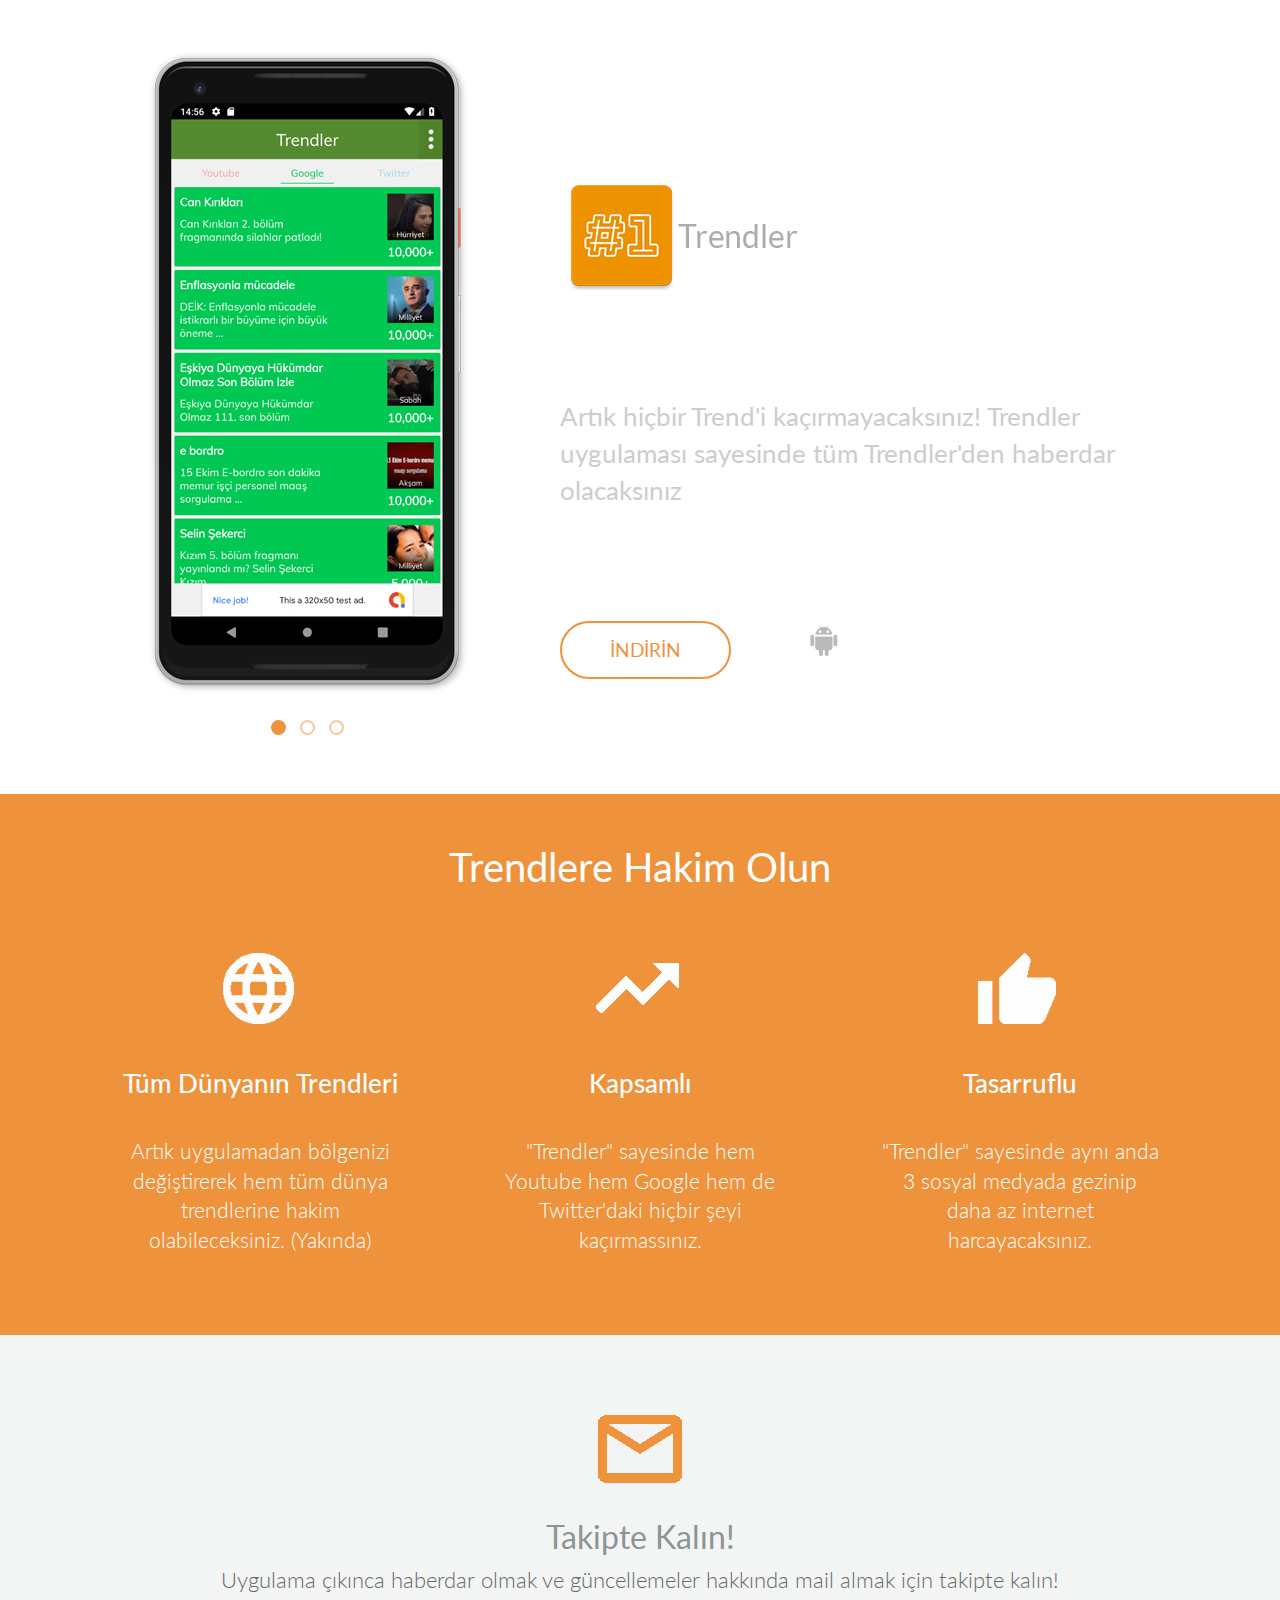
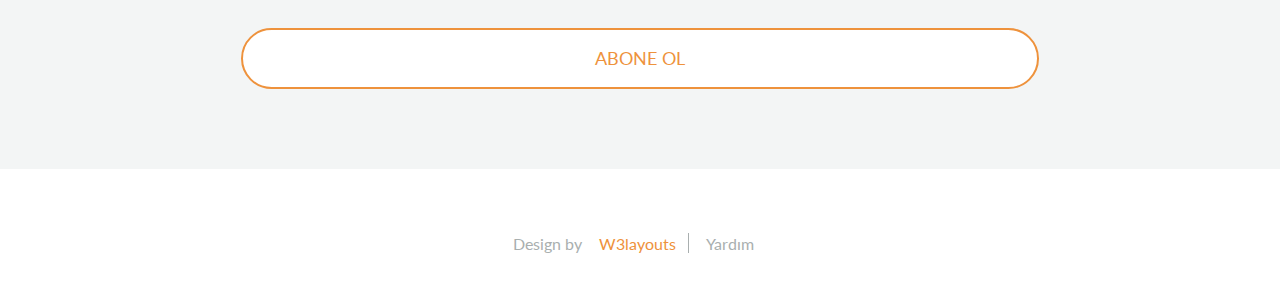
<file: index.html>
<!--
Author: W3layouts
Author URL: http://w3layouts.com
License: Creative Commons Attribution 3.0 Unported
License URL: http://creativecommons.org/licenses/by/3.0/
-->
<!DOCTYPE HTML>
<html>
<head>
	<title>Trends</title>
	<link href="css/bootstrap.css" rel='stylesheet' type='text/css' />
	<!-- jQuery (necessary for Bootstrap's JavaScript plugins) -->
	<script src="js/jquery.min.js"></script>
	<!-- Custom Theme files -->
	<link href="css/style.css" rel='stylesheet' type='text/css' />
	<link rel="icon" href="images/ic_launcher.png">
	<!-- Custom Theme files -->
	<meta name="viewport" content="width=device-width, initial-scale=1">
	<script type="application/x-javascript"> addEventListener("load", function() { setTimeout(hideURLbar, 0); }, false); function hideURLbar(){ window.scrollTo(0,1); } </script>
    </script>
    <!----webfonts--->
    <link href='http://fonts.googleapis.com/css?family=Lato:100,300,400,700,900' rel='stylesheet' type='text/css'>
        <!---//webfonts--->
        <!---- start-smoth-scrolling---->
    <script type="text/javascript" src="js/move-top.js"></script>
	<script type="text/javascript" src="js/easing.js"></script>
	<script type="text/javascript">
        jQuery(document).ready(function($) {
            
            $(".scroll").click(function(event){

                event.preventDefault();
                $('html,body').animate({scrollTop:$(this.hash).offset().top},1000);
            });

        	$("#indir").click(function(event){
        		event.preventDefault();
                goToByScroll("mail");
        	});

			$("#epostaGonder").click(function (event) {
				window.open("http://eepurl.com/dKn8U-/");
            });

        	function goToByScroll(id) {
			    // Remove "link" from the ID
			    id = id.replace("link", "");
			    // Scroll
			    $('html,body').animate({
			        scrollTop: $("#" + id).offset().top
			    }, 'slow');
			}

        });
	</script>
	<!---- start-smoth-scrolling---->
</head>
<body>
<!---- container ---->
<div class="container">
	<!---- header ---->
	<div class="header">
		<div class="col-md-5 header-left">
			<!----sreen-gallery-cursual---->
			<div class="sreen-gallery-cursual">
				<!-- requried-jsfiles-for owl -->
				<link href="css/owl.carousel.css" rel="stylesheet">
				<script src="js/owl.carousel.js"></script>
				<script>
                    $(document).ready(function() {
                        $("#owl-demo").owlCarousel({
                            items : 1,
                            lazyLoad : true,
                            autoPlay : true,
                            navigation : false,
                            navigationText :  false,
                            pagination : true,
                        });
                    });
				</script>
				<!-- //requried-jsfiles-for owl -->
				<!-- start content_slider -->
				<div id="owl-demo" class="owl-carousel">
					<div class="item">
						<img src="images/divice.png" title="Google" />
					</div>
					<div class="item">
						<img src="images/divice2.png" title="Twitter" />
					</div>
					<div class="item">
						<img src="images/divice3.png" title="Youtube" />
					</div>
				</div>
				<!--//sreen-gallery-cursual---->
			</div>
		</div>
		<div class="col-md-7 header-right">
			<a href="#"><img src="images/logo.png" title="value" /></a>
			<p>Artık hiçbir Trend'i kaçırmayacaksınız! Trendler uygulaması sayesinde tüm Trendler'den haberdar olacaksınız</p>
			<ul class="big-btns">
				<li><a class="btn-g" href="#" id="indir">İNDİRİN</a></li>
				<li><ul class="usefull-for">
					<li><a class="u-and"href="#"><span> </span></a></li>
				</ul></li>
			</ul>

		</div>
		<div class="clearfix"> </div>
	</div>
</div>
<!---- header ---->
<!----- top-grids ----->
<div class="top-grids">
	<div class="container">
		<div class="top-grids-head text-center">
			<h3>Trendlere Hakim Olun</h3>
			<p></p>
		</div>
		<div class="top-grids-box">
			<div class="col-md-4  top-grid text-center">
				<span class="t-icon1"> </span>
				<h4>Tüm Dünyanın Trendleri</h4>
				<p>Artık uygulamadan bölgenizi değiştirerek hem tüm dünya trendlerine hakim olabileceksiniz. (Yakında)</p>
			</div>
			<div class="col-md-4  top-grid text-center">
				<span class="t-icon2"> </span>
				<h4>Kapsamlı</h4>
				<p>"Trendler" sayesinde hem Youtube hem Google hem de Twitter'daki hiçbir şeyi kaçırmassınız.</p>
			</div>
			<div class="col-md-4  top-grid text-center">
				<span class="t-icon3"> </span>
				<h4>Tasarruflu</h4>
				<p>"Trendler" sayesinde aynı anda 3 sosyal medyada gezinip daha az internet harcayacaksınız.</p>
			</div>
			<div class="clearfix"> </div>
		</div>
	</div>
</div>
<!----- top-grids ----->
<!----- featrues-grids----->

<!----- featrues-grids----->

<!----- notify ---->
<div class="notify" id="mail">
	<div class="container">
		<div class="notify-grid">
			<img src="images/msg-icon.png" title="mail" />
			<h3>Takipte Kalın!</h3>
			<p>Uygulama çıkınca haberdar olmak ve güncellemeler hakkında mail almak için takipte kalın!</p>
			<form>
				<input type="submit" id="epostaGonder"value="ABONE OL" />
			</form>
		</div>
	</div>
</div>
<!----- notify ---->
<!----- social-icons ---->
<div class="social-icons">
	
	
	<!---- footer-links ---->
	<div class="footer-links">
		<ul>
			<li><p>Design by <a href="http://w3layouts.com/">W3layouts</a></p><span> </span></li>
			<li><a href="mailto:ahmedselimuzum@gmail.com"> Yardım </a></li>
		</ul>
		<script type="text/javascript">
            $(document).ready(function() {
                /*
                var defaults = {
                      containerID: 'toTop', // fading element id
                    containerHoverID: 'toTopHover', // fading element hover id
                    scrollSpeed: 1200,
                    easingType: 'linear'
                 };
                */

                $().UItoTop({ easingType: 'easeOutQuart' });

            });
		</script>
		<a href="#" id="toTop" style="display: block;"> <span id="toTopHover" style="opacity: 1;"> </span></a>
	</div>
	<!---- footer-links ---->
</div>
<!----- social-icons ---->
</div>
<!---- container ---->
</body>
</html>
</file>
<file: css/style.css>
/*--
Author: W3layouts
Author URL: http://w3layouts.com
License: Creative Commons Attribution 3.0 Unported
License URL: http://creativecommons.org/licenses/by/3.0/
--*/
html, body{
  	font-family: 'Lato', sans-serif;
    font-size: 100%;
  	 background: #FFf;
  	 font-weight:400;
}
body a{
	transition:0.5s all;
	-webkit-transition:0.5s all;
	-moz-transition:0.5s all;
	-o-transition:0.5s all;
	-ms-transition:0.5s all;
}
/*----- header ----*/
.header {
	padding: 3em 0;
}
.header-right{
	margin-top: 8em;
}
.header-right p{
	color: #cecdcd;
	font-size: 1.6em;
	font-weight: 400;
	margin: 4em 0 2em;
}
ul.big-btns{
	margin:0;
	padding:0;
} 
ul.big-btns li{
	list-style:none;
	display:inline-block;
	margin-right:1.5em;
}
ul.big-btns li a{
	text-transform: uppercase;
	padding: 0.7em 2.5em;
	font-size: 1.2em;
	text-decoration: none;
	border-radius: 3em;
	-webkit-border-radius: 3em;
	-moz-border-radius: 3em;
	-o-border-radius: 3em;
	-ms-border-radius: 3em;
}
ul.big-btns li a.btn-g{
	background: #FFF;
	border: 2px solid #EE923C;
	color: #EE923C;
	display: inline-block;
}
ul.big-btns li a.btn-g:hover{
	background:#ef7a19;
	border:2px solid #ef7a19;
	color:#FFF;
}
ul.big-btns li a.btn-gr{
	background:#cccccc;
	border:2px solid #cccccc;
	color:#FFF;
}
ul.big-btns li a.btn-gr:hover{
	background:#FFF;
	border:2px solid #EE923C;
	color:#EE923C;
}
ul.usefull-for{
	margin:4em 0 0 0;
	padding:0;
}
ul.usefull-for li{
	list-style:none;
	display:inline-block;
	margin-right:1.5em;
}
ul.usefull-for li a span{
	width:34px;
	height:34px;
	display:inline-block;
	background:url(../images/avilable-for.png) no-repeat 0px 0px;
}
ul.usefull-for li a.u-apple span{
	background-position:0px 0px;
}
ul.usefull-for li a.u-apple span:hover{
	background-position: 0px -35px;
}
ul.usefull-for li a.u-and span{
	background-position: -65px -35px;
}
ul.usefull-for li a.u-and span:hover{
}
ul.usefull-for li a.u-windows span{
	background-position: -146px 0px;
}
ul.usefull-for li a.u-windows span:hover{
	background-position: -146px -35px;
}
/*----- top-grids -----*/
.top-grids{
	background:#EE923C;
	padding:3.2em 0 5em;
}
.top-grids-head h3{
	font-size: 2.5em;
	color: #FFF;
	font-weight: 400;
	margin: 0em 0 0.4em 0;
}
.top-grids-head p{
	color: #FFF;
	font-family: 'Lato', sans-serif;
	font-size: 1.2em;
	font-weight: 300;
	width: 80%;
	margin: 0 auto;
}
.top-grid span{
	width: 89px;
	height: 72px;
	display: inline-block;
	background: url(../images/lined-icons.png) no-repeat 0px 0px;
}
.top-grid span.t-icon1{
	background-position:-370px 0px;
}
.top-grid span.t-icon2{
	background-position: 0px 0px;
}
.top-grid span.t-icon3{
	background-position: -745px 0px;
}
.top-grid h4{
	font-size: 1.6em;
	margin: 1.5em 0;
	color: #FFF;
}
.top-grid p{
	font-weight: 300;
	color: #FFF;
	font-size: 1.3em;
	width: 80%;
	margin: 0 auto;
}
.top-grids-box{
	margin-top:4em;
}
/*----- features-----*/
.fea-grids {
	padding: 5em 0 4em;
	background:#F8F8F9;
}
.fea-grids-left h3{
	color: #727272;
	font-size: 2.2em;
	font-weight: 700;
	line-height: 1.5em;
}
.fea-grids-left-grid-left{
	float:left;
	width:10%;
	margin-top: 1.3em;
}
.fea-grids-left-grid-right{
	float:right;
	width:88%;
}
.fea-grids-left-grid-left span{
	width:44px;
	height:44px;
	display:inline-block;
	background: url(../images/fea-cions.png) no-repeat 0px 0px;
}
.fea-grids-left-grid-right h4{
	color: #EE923C;
	font-weight: 400;
	font-size: 1.5em;
	margin-bottom: 0.2em;
}
.fea-grids-left-grid-right p{
	color:#686868;
	font-weight:300;
	font-size:1.2em;
	margin:0;
}
.fea-grids-left-grid-left span.fea-icon1{
	background-position:0px 0px;
}
.fea-grids-left-grid-left span.fea-icon2{
	background-position: 0px -111px;
}
.fea-grids-left-grid-left span.fea-icon3{
	background-position: 0px -210px;
}
.fea-grids-left-grid-left span.fea-icon4{
	background-position: 0px -327px;
}
.fea-grids-left-grid {
	margin-bottom: 1.3em;
}
.fea-grids-left-grids {
	margin: 1.5em 0;
}
/*----- testmonials-----*/
.testmonial-grids{
	padding:4em 0;
}
.testmonial-head p{
	color: #8C9494;
	font-style: italic;
	font-size: 1.5em;
	width: 70%;
	margin: 0 auto;
}
.testmonial-head img{
	margin:0em auto 2em;
}
.t-people-left{
	width:35%;
	float:left;
}
.t-people-right{
	float:right;
	width:60%;
	text-align:left;
}
.t-people-right h4{
	color: #EE923C;
	font-weight: 400;
	font-size: 1.3em;
	margin-bottom: 0.2em;
}
.t-people-right span{
	color: #686868;
	font-weight: 400;
	font-size: 1.1em;
	margin: 0;
}
.testmonial-row{
	margin-top:3em;
}
.testmonial-head {
	margin-bottom: 4em;
}
/*---- notify----*/
.notify{
	background: #F3F5F5;
	padding: 4em 0 5em;
}
.notify-grid{
	text-align:center;
}
.notify-grid h3{
	color:#8C9494;
	font-size:2em;
	font-weight:400;
}
.notify-grid p{
	color:#686868;
	font-size:1.4em;
	font-weight:300;
}
.notify-grid form{
	margin-top:2em;
}
.notify-grid{
	position:relative;
}
.notify-grid input[type="text"]{
	width: 70%;
	padding: 0.9em;
	border:2px solid #EEE;
	font-size:1.1em;
	color:#8C9494;
	border-top-left-radius:3em;
	border-bottom-left-radius:3em;
	-webkit-border-top-left-radius:3em;
	-webkit-border-bottom-left-radius:3em;
	-moz-border-top-left-radius:3em;
	-moz-border-bottom-left-radius:3em;
	-o-border-top-left-radius:3em;
	-o-border-bottom-left-radius:3em;
	-ms-border-top-left-radius:3em;
	-ms-border-bottom-left-radius:3em;
	outline:none;
	transition:border-color 0.5s;
	-webkit-transition:border-color 0.5s;
	-moz-transition:border-color 0.5s;
	-o-transition:border-color 0.5s;
	-ms-transition:border-color 0.5s;
	position:relative;
}
.notify-grid input[type="text"]:hover{
	border-color:#EE923C;
}
.notify-grid input[type="submit"]{
	width: 70%;
	padding: 0.9em;
	border:2px solid #EE923C;
	font-size:1.1em;
	color:#EE923C;
	background-color: white !important;
	border-top-left-radius:3em;
	border-bottom-left-radius:3em;
	border-top-right-radius:3em;
	border-bottom-right-radius:3em;
	-webkit-border-top-left-radius:3em;
	-webkit-border-bottom-left-radius:3em;
	-webkit-border-top-right-radius:3em;
	-webkit-border-bottom-right-radius:3em;
	-moz-border-top-left-radius:3em;
	-moz-border-bottom-left-radius:3em;
	-moz-border-top-right-radius:3em;
	-moz-border-bottom-right-radius:3em;
	-o-border-top-left-radius:3em;
	-o-border-bottom-left-radius:3em;
	-o-border-top-right-radius:3em;
	-o-border-bottom-right-radius:3em;
	-ms-border-top-left-radius:3em;
	-ms-border-bottom-left-radius:3em;
	-ms-border-top-right-radius:3em;
	-ms-border-bottom-right-radius:3em;
	transition:0.3s;
	-webkit-transition: 0.5s;
	-moz-transition: 0.5s;
	-o-transition: 0.5s;
	-ms-transition: 0.5s;
	position:relative;
}
.notify-grid input[type="submit"]:hover{
	background:#EE923C;
	color: white;
}
/*----- social-icons ----*/
.social-icons{
	text-align: center;
	padding: 3em 0 2em;
}
.social-icons ul{
	margin:0;
	padding:0;
}
.social-icons ul li{
	list-style:none;
	display:inline-block;
	margin:1em;
}
.social-icons ul li a span{
	width:46px;
	height:46px;
	display:inline-block;
	background:url(../images/social-icons.png) no-repeat 0px 0px;
}
.social-icons ul li a.twitter span{
	background-position:0px 0px;
}
.social-icons ul li a.twitter span:hover{
	background-position: 0px -44px;
}
.social-icons ul li a.facebook span{
	background-position: -98px 0px;
}
.social-icons ul li a.facebook span:hover{
	background-position: -98px -44px;
}
.social-icons ul li a.vemeo span{
	background-position: -207px 0px;
}
.social-icons ul li a.vemeo span:hover{
	background-position: -207px -44px;
}
.social-icons ul li a.pin span{
	background-position: -314px 2px;
}
.social-icons ul li a.pin span:hover{
	background-position: -314px -42px;
}
/*---- footer-links ----*/
.footer-links{
	margin-top:1em;
}
.footer-links ul{
	margin:0;
	padding:0;
}
.footer-links ul li{
	display:inline-block;
	position:relative;
}
.footer-links ul li span{
	width: 1px;
	height: 20px;
	display: inline-block;
	background: #A9AFAF;
	vertical-align: text-top;
	position: absolute;
	right: 0;
	top: 0;
}
.footer-links ul li p,.footer-links ul li a{
	color:#A9AFAF;
	text-decoration:none;
}
.footer-links ul li a{
	padding:0 0.8em;
	display:inline-block;
}
.footer-links ul li{
	margin:0;
}
.footer-links ul li p a,.footer-links ul li a:hover{
	color:#EE923C;
}
#toTop {
	display: none;
	text-decoration: none;
	position: fixed;
	bottom: 30px;
	right: 3%;
	overflow: hidden;
	width: 40px;
	height: 40px;
	border: none;
	text-indent: 100%;
	background: url("../images/to-top.png") no-repeat 0px 0px;
}
#toTopHover {
	width: 40px;
	height: 40px;
	display: block;
	overflow: hidden;
	float: right;
	opacity: 0;
	-moz-opacity: 0;
	filter: alpha(opacity=0);
}
/*----- responsive-design ------*/
@media (max-width:1024px){
	.header-right {
		margin-top: 4em;
	}
	.top-grid p {
		width: 100%;
	}
	.top-grid h4 {
		margin: 1em 0 0.8em;
	}
	.fea-grids-left h3 {
		font-size: 1.8em;
		margin: 0;
	}
	.fea-grids-left-grids {
		margin: 0;
	}
	.testmonial-head p {
		font-size: 1.3em;
		width: 90%;
	}
	.t-people-right h4 {
		font-size: 1.2em;
	}
	.t-people-right span {
		font-size: 0.9em;
	}
}
@media (max-width:768px){
	.header-right {
		margin-top: 2em;
		text-align:center;
	}
	.top-grid p {
		width: 100%;
	}
	.top-grid h4 {
		margin: 0.5em 0 0.3em;
	}
	.fea-grids-left h3 {
		font-size: 1.8em;
		margin: 0;
	}
	.fea-grids-left-grids {
		margin: 0;
	}
	.testmonial-head p {
		font-size: 1.3em;
		width: 90%;
	}
	.t-people-right h4 {
		font-size: 1.2em;
	}
	.t-people-right span {
		font-size: 0.9em;
	}
	.header-right p {
		font-size: 1.5em;
		margin: 1em 0;
	}
	.top-grids-box {
		margin-top: 2em;
	}
	.top-grid{
		margin-top:1em;
	}
	.t-people-left {
		text-align: right;
	}
	.t-people-right {
		width: 62%;
	}
	.testmonial-grid{
		margin:0 0 1em 0;
	}
	.testmonial-head {
		margin-bottom: 0em;
	}
	.testmonial-row {
		margin-top: 2em;
	}
}
@media (max-width:640px){
	.header-right {
		margin-top: 2em;
		text-align:center;
	}
	.top-grid p {
		width: 100%;
	}
	.top-grid h4 {
		margin: 0.5em 0 0.3em;
	}
	.fea-grids-left h3 {
		font-size: 1.8em;
		margin: 0;
	}
	.fea-grids-left-grids {
		margin: 0;
	}
	.testmonial-head p {
		font-size: 1.2em;
		width: 100%;
	}
	.t-people-right h4 {
		font-size: 1.2em;
	}
	.t-people-right span {
		font-size: 0.9em;
	}
	.header-right p {
		font-size: 1.3em;
		margin: 1em 0;
	}
	.top-grids-box {
		margin-top: 2em;
	}
	.top-grid{
		margin-top:1em;
	}
	.t-people-left {
		text-align: right;
	}
	.t-people-right {
		width: 62%;
	}
	.testmonial-grid{
		margin:0 0 1em 0;
	}
	.testmonial-head {
		margin-bottom: 0em;
	}
	.testmonial-row {
		margin-top: 2em;
	}
	.top-grids-head h3 {
		font-size: 2em;
	}
	.top-grids {
		padding: 1.58em 0 2em;
	}
	.notify-grid p {
		font-size: 1.2em;
	}
	.top-grids-head p {
		width: 90%;
	}
	ul.usefull-for {
		margin: 2em 0 0 0;
	}
	.header {
		padding: 2em 0;
	}
	.testmonial-grids {
		padding: 2em 0 0;
	}
	.notify {
		padding: 2em 0 2.5em;
	}
	.notify-grid h3 {
		font-size: 1.8em;
	}
	.notify-grid input[type="submit"] {
		padding: 0.72em 1em;
	}
	.notify-grid input[type="text"] {
		width: 76%;
	}
	ul.big-btns li a {
		padding: 0.6em 1.8em;
	}
}
@media (max-width:480px){
	.header-right {
		margin-top: 2em;
		text-align:center;
	}
	.top-grid p {
		width: 100%;
	}
	.top-grid h4 {
		margin: 0.5em 0 0.3em;
	}
	.fea-grids-left h3 {
		font-size: 1.8em;
		margin: 0;
	}
	.fea-grids-left-grids {
		margin: 0;
	}
	.testmonial-head p {
		font-size: 1.2em;
		width: 100%;
	}
	.t-people-right h4 {
		font-size: 1.2em;
	}
	.t-people-right span {
		font-size: 0.9em;
	}
	.header-right p {
		font-size: 1.3em;
		margin: 1em 0;
	}
	.top-grids-box {
		margin-top: 2em;
	}
	.top-grid{
		margin-top:1em;
	}
	.t-people-left {
		text-align: right;
	}
	.t-people-right {
		width: 62%;
	}
	.testmonial-grid{
		margin:0 0 1em 0;
	}
	.testmonial-head {
		margin-bottom: 0em;
	}
	.testmonial-row {
		margin-top: 2em;
	}
	.top-grids-head h3 {
		font-size: 1.8em;
		width: 80%;
		margin: 0 auto 0.5em;
	}
	.top-grids {
		padding: 1.58em 0 2em;
	}
	.notify-grid p {
		font-size: 1.2em;
	}
	.top-grids-head p {
		width: 90%;
	}
	ul.usefull-for {
		margin: 2em 0 0 0;
	}
	.header {
		padding: 2em 0;
	}
	.testmonial-grids {
		padding: 2em 0 0;
	}
	.notify {
		padding: 2em 0 2.5em;
	}
	.notify-grid h3 {
		font-size: 1.8em;
	}
	.notify-grid input[type="submit"] {
		padding: 0.72em 1em;
	}
	.notify-grid input[type="text"] {
		width: 52%;
		position: relative;
		float: left;
		margin-left: 11%;
	}
	ul.big-btns li a {
		padding: 0.6em 1.8em;
	}
	ul.big-btns li {
		margin-right: 0.5em;
	}
	ul.big-btns li:nth-child(2){
		margin-right:0;
	}
	.fea-grids-left-grid-right {
		width: 84%;
	}
	.footer-links ul li a {
		padding: 0 0.4em;
	}
	.social-icons {
		padding: 1em 0;
	}
	.social-icons ul li {
		margin: 0.4em 0.2em 0;
	}
}
@media (max-width:320px){
	.header-right {
		margin-top: 1em;
		text-align:center;
	}
	.top-grid p {
		width: 100%;
		font-size: 1.1em;
	}
	.top-grid h4 {
		margin: 0.4em 0 0.2em;
		font-size: 1.5em;
	}
	.fea-grids-left h3 {
		font-size: 1.2em;
		margin: 0;
	}
	.fea-grids-left-grids {
		margin: 0;
	}
	.testmonial-head p {
		font-size: 1em;
		width: 100%;
		line-height: 1.5em;
	}
	.t-people-right h4 {
		font-size: 1.2em;
	}
	.t-people-right span {
		font-size: 0.9em;
	}
	.header-right p {
		font-size: 1.1em;
		margin: 1em 0;
	}
	.top-grids-box {
		margin-top: 2em;
	}
	.top-grid{
		margin-top:1em;
	}
	.t-people-left {
		text-align: right;
	}
	.t-people-right {
		width: 52%;
	}
	.testmonial-grid{
		margin:0 0 1em 0;
	}
	.testmonial-head {
		margin-bottom: 0em;
	}
	.testmonial-row {
		margin-top: 2em;
	}
	.top-grids-head h3 {
		font-size: 1.5em;
		width: 100%;
		margin: 0 auto 0.5em;
	}
	.top-grids {
		padding: 1.58em 0 2em;
	}
	.notify-grid p {
		font-size: 1.2em;
	}
	.top-grids-head p {
		width: 100%;
	}
	ul.usefull-for {
		margin: 2em 0 0 0;
	}
	.header {
		padding:1em 0;
	}
	.testmonial-grids {
		padding: 2em 0 0;
	}
	.notify {
		padding: 2em 0 2.5em;
	}
	.notify-grid h3 {
		font-size: 1.3em;
	}
	.notify-grid input[type="submit"] {
		padding: 0.72em 1em;
		font-size: 1em;
		right: 0%;
	}
	.notify-grid input[type="text"] {
		width: 68%;
		position: relative;
		float: left;
		margin-left: 1%;
		padding: 0.5em;
	}
	ul.big-btns li a {
		padding: 0.4em 0.8em;
		font-size: 0.875em;
	}
	ul.big-btns li {
		margin-right: 0.5em;
	}
	ul.big-btns li:nth-child(2){
		margin-right:0;
	}
	.fea-grids-left-grid-right {
		width: 77%;
	}
	.footer-links ul li a {
		padding: 0 0.4em;
	}
	.social-icons {
		padding: 1em 0;
	}
	.social-icons ul li {
		margin: 0.4em 0.2em 0;
	}
	.header-right img{
		width:70%;
		margin:0 auto;
	}
	ul.usefull-for li {
		margin-right: 0.5em;
	}
	ul.usefull-for li:nth-child(3){
		margin-right:0em;
	}
	.fea-grids {
		padding: 2em 0 1em;
		background: #F8F8F9;
	}
	.fea-grids-left-grid-right h4 {
		font-size: 1.2em;
	}
	.fea-grids-left-grid-right p {
		font-size: 1em;
	}
	.testmonial-head img {
		margin: 0em auto 1em;
	}
}
</file>
